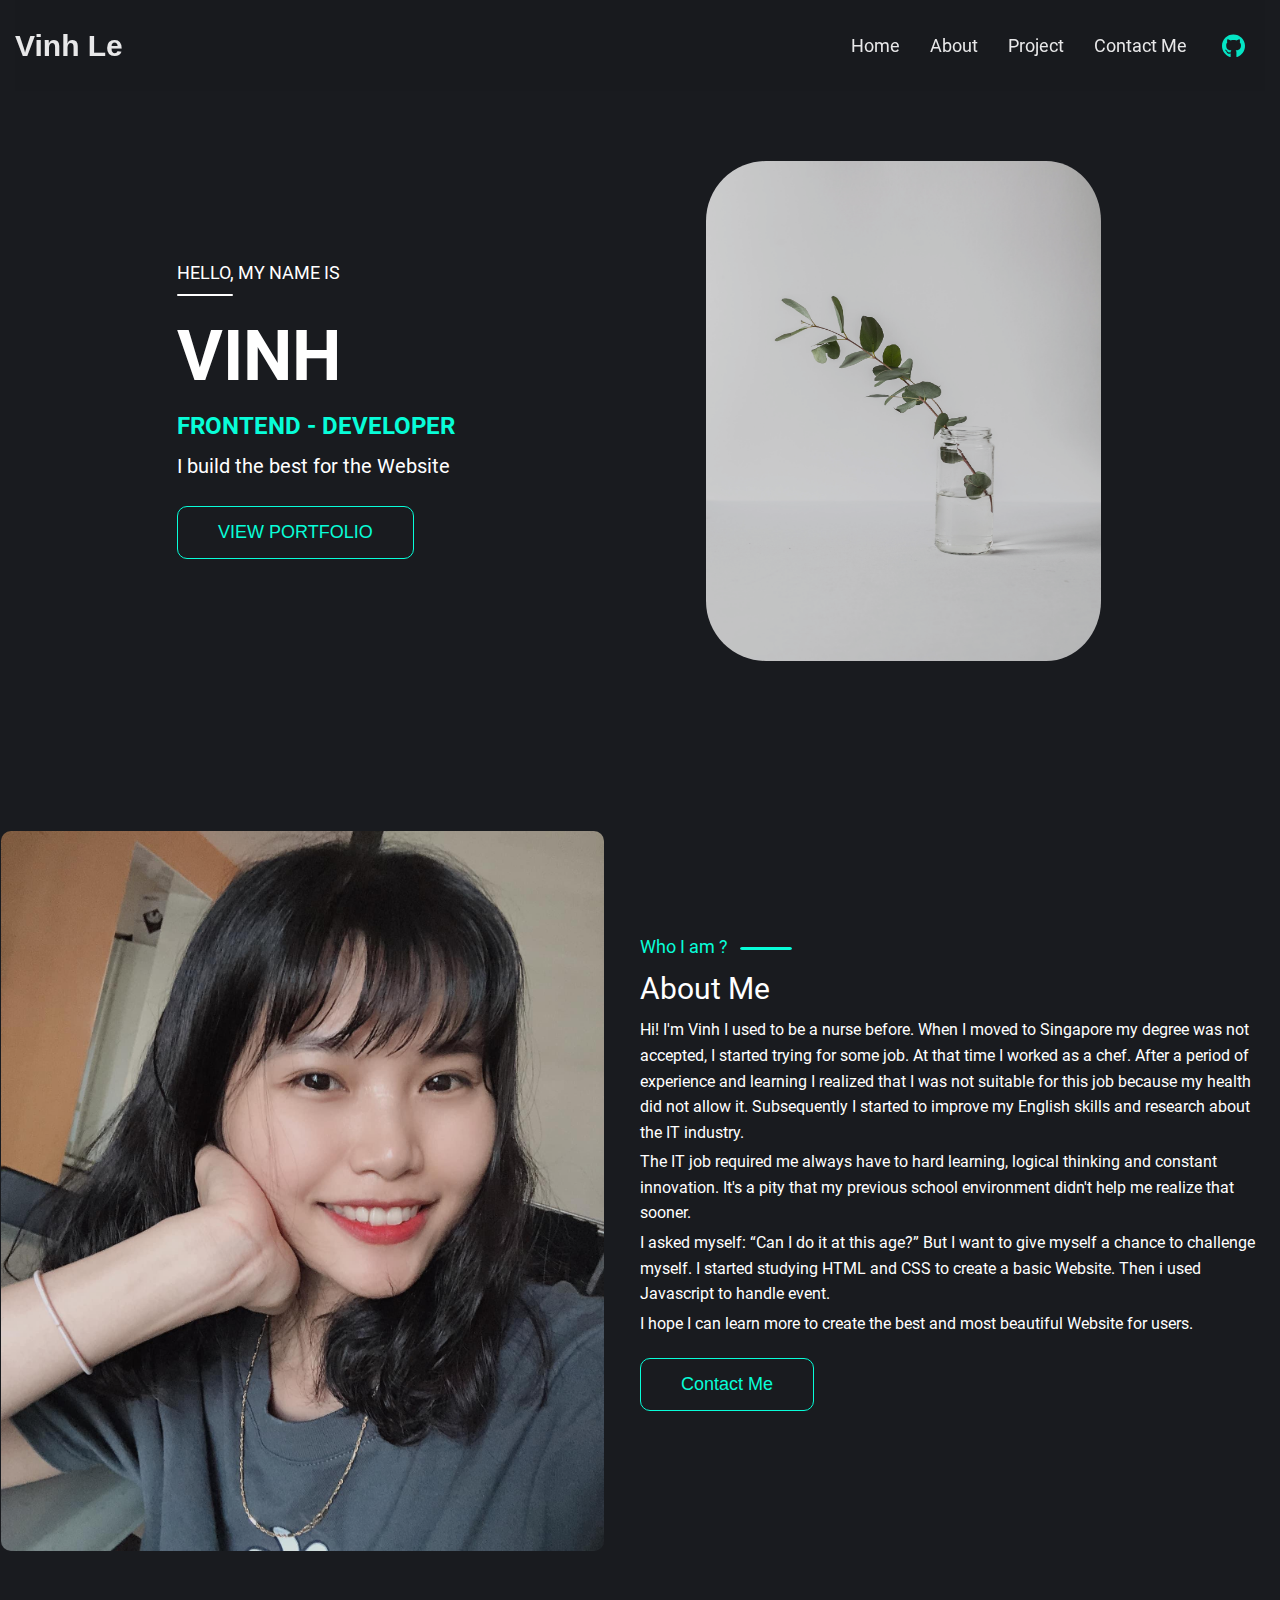
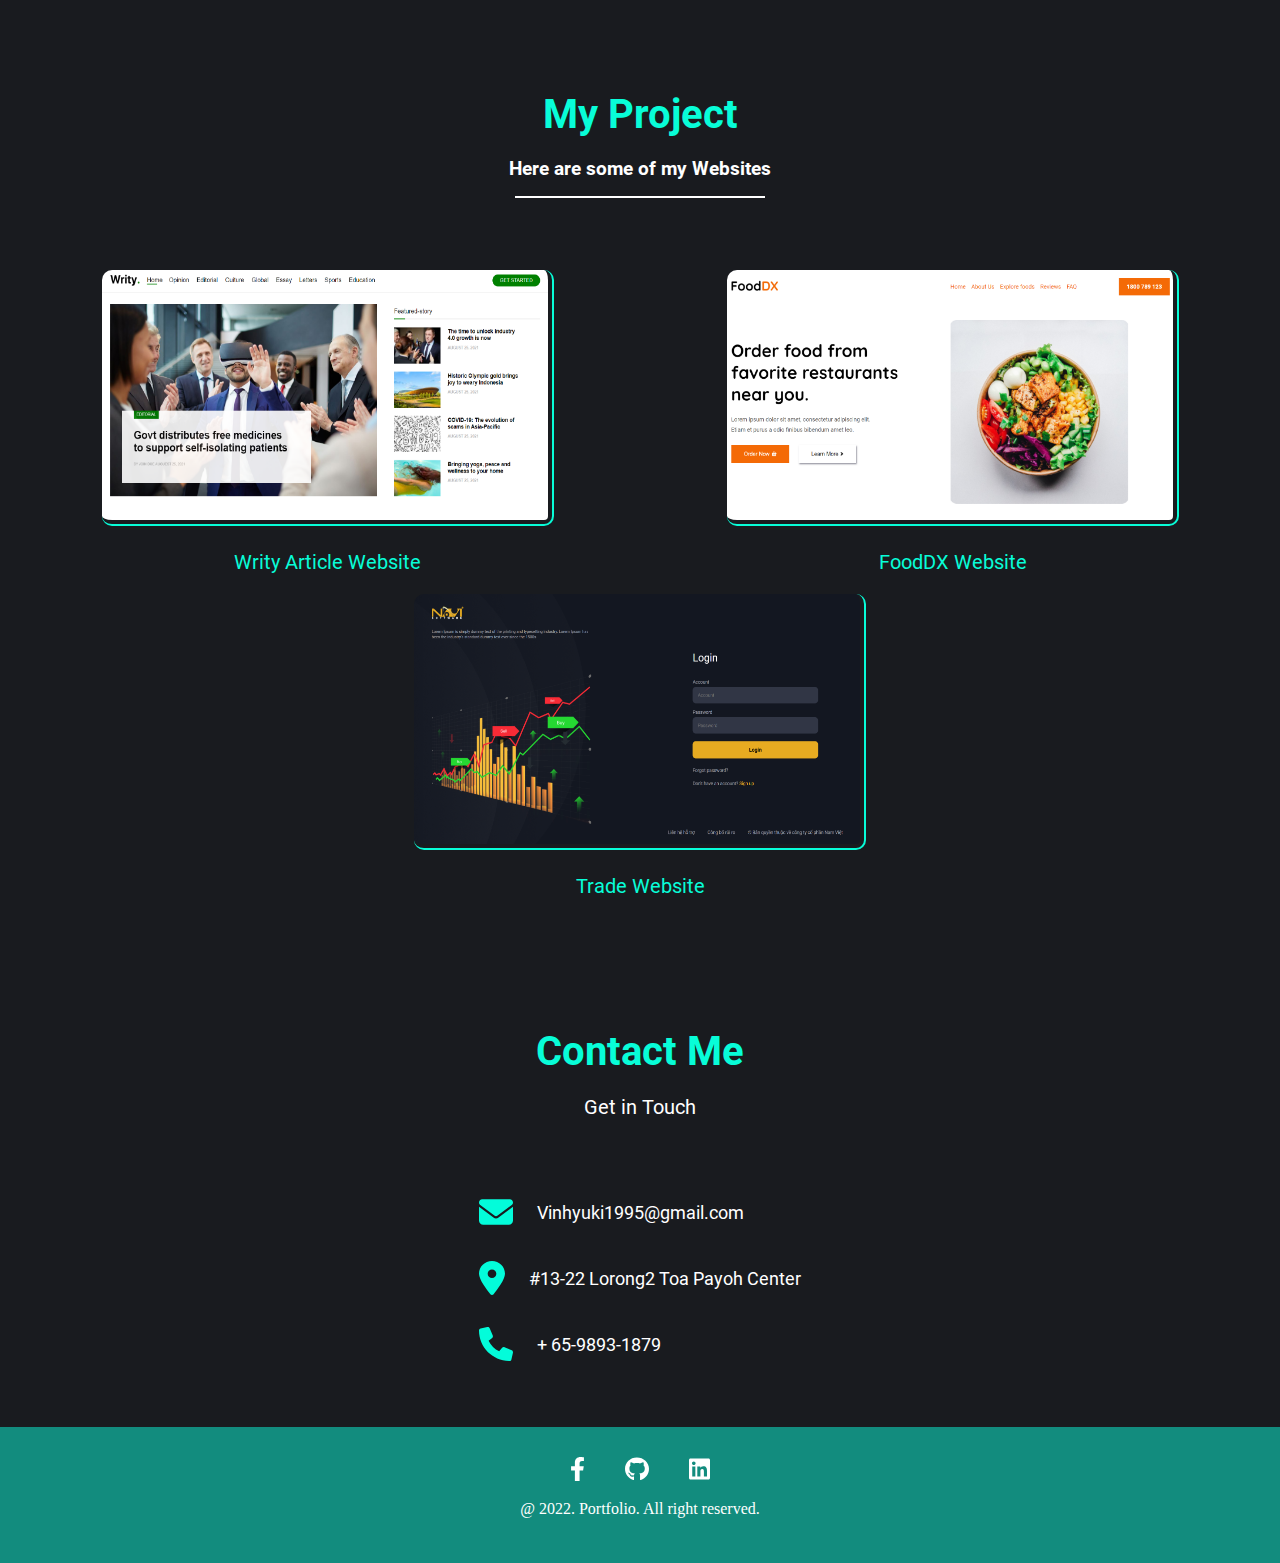
<file: index.html>
<!DOCTYPE html>
<html lang="en">
  <head>
    <meta charset="UTF-8" />
    <meta http-equiv="X-UA-Compatible" content="IE=edge" />
    <meta name="viewport" content="width=device-width, initial-scale=1.0" />
    <title>My portfolio</title>
    <link rel="stylesheet" href="./scss/myportfolio.css" />
    <link rel="stylesheet" href="./scss/stylesheet.css" />
    <link
      rel="stylesheet"
      href="https://cdnjs.cloudflare.com/ajax/libs/font-awesome/6.1.1/css/all.min.css"
      integrity="sha512-KfkfwYDsLkIlwQp6LFnl8zNdLGxu9YAA1QvwINks4PhcElQSvqcyVLLD9aMhXd13uQjoXtEKNosOWaZqXgel0g=="
      crossorigin="anonymous"
      referrerpolicy="no-referrer"
    />
  </head>
  <body>
    <div id="root">
      <div class="container">
        <div class="header__wrap">
          <div class="header__logo">Vinh Le</div>
          <div class="header__navigation">
            <ul class="navbar"></ul>
            <a href="https://github.com/vinhyuki95/myPortfolio">
              <img
                class="github__logo"
                src="img/footer/github-brand.svg"
                alt="github_logo"
              />
            </a>
            <a class="menuIcon__box" href="javascript:;">
              <img class="menu-icon" src="img/menu-icon.svg" alt="" />
            </a>
          </div>
        </div>
        <div id="tab-home" class="body__container">
          <div class="body__left"></div>
          <div class="body__right"></div>
        </div>
        <div id="tab-about" class="about__container">
          <div class="about__left"></div>
          <div class="about__right"></div>
        </div>
        <div id="tab-project" class="project__container"></div>
        <div class="contact__container"></div>
      </div>
    </div>
    <!-- <div id="root"></div> -->
    <script src="./js/main.js"></script>
  </body>
</html>
</file>
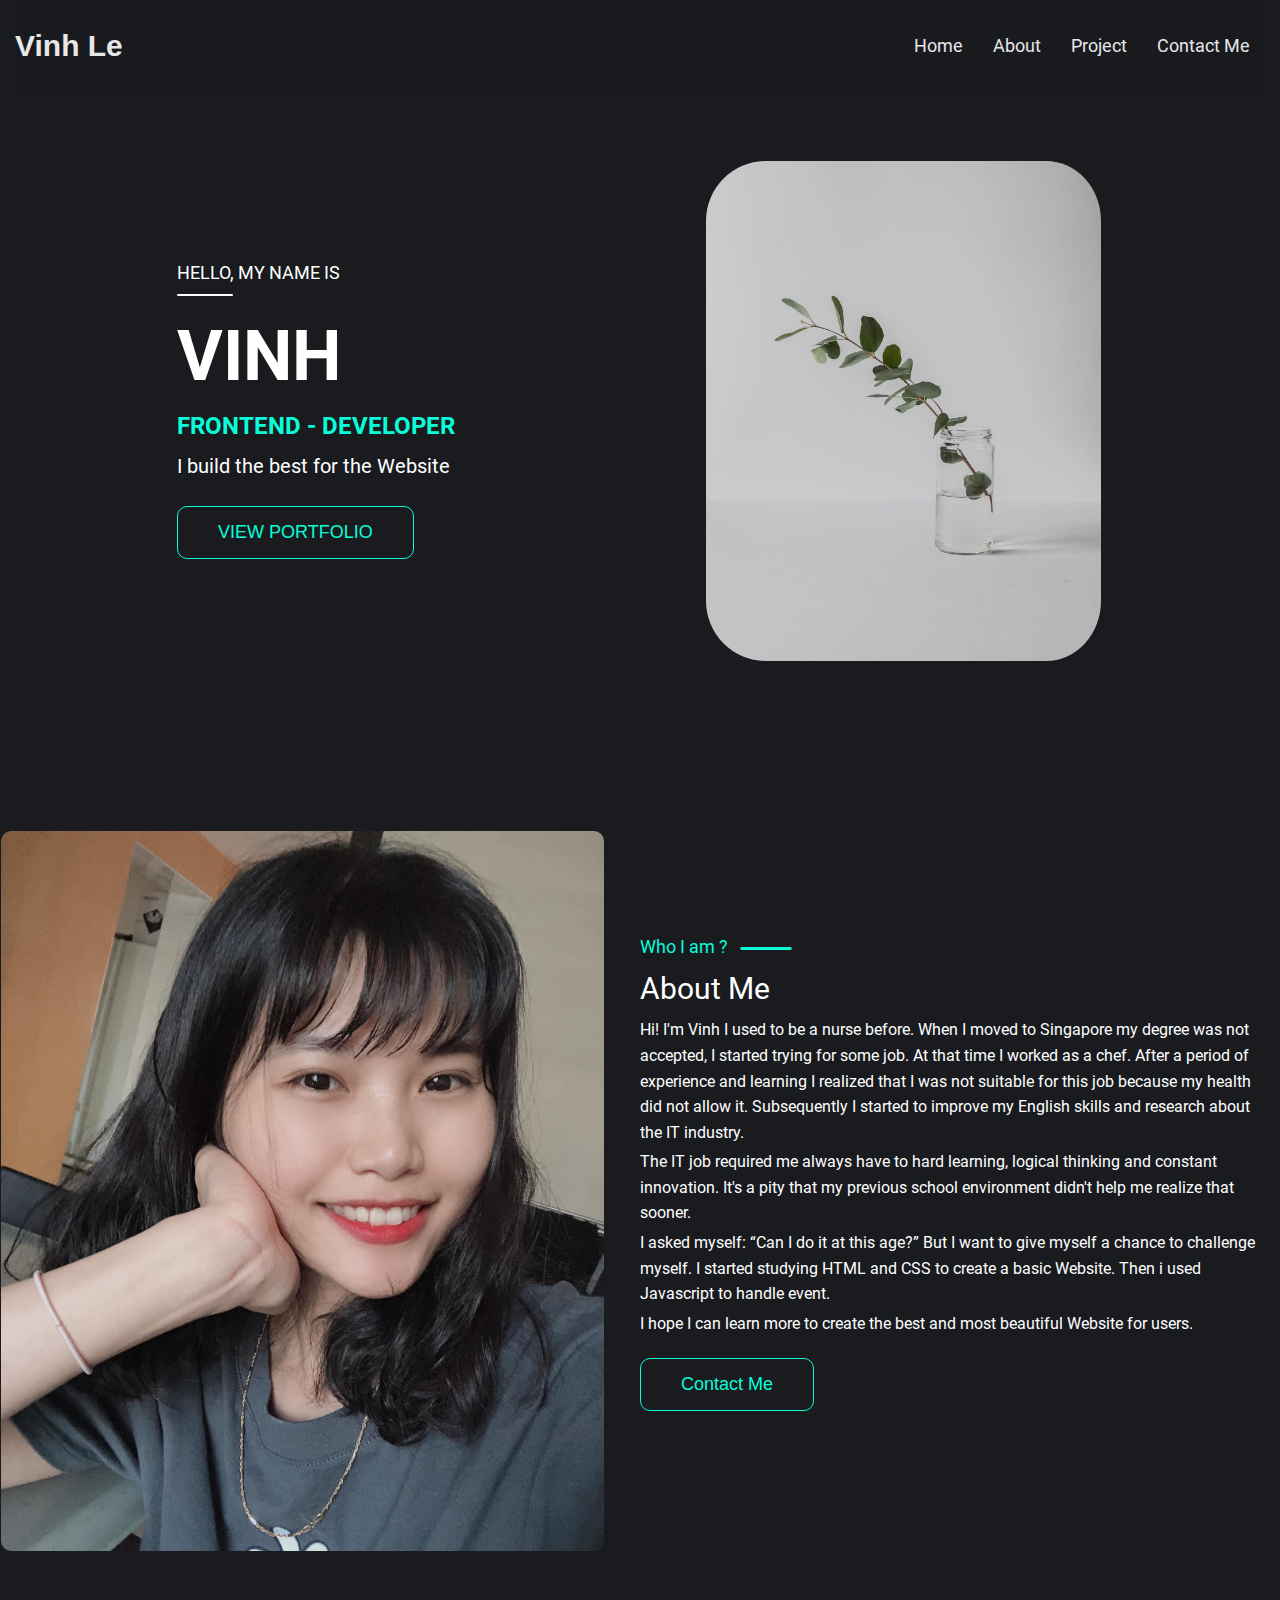
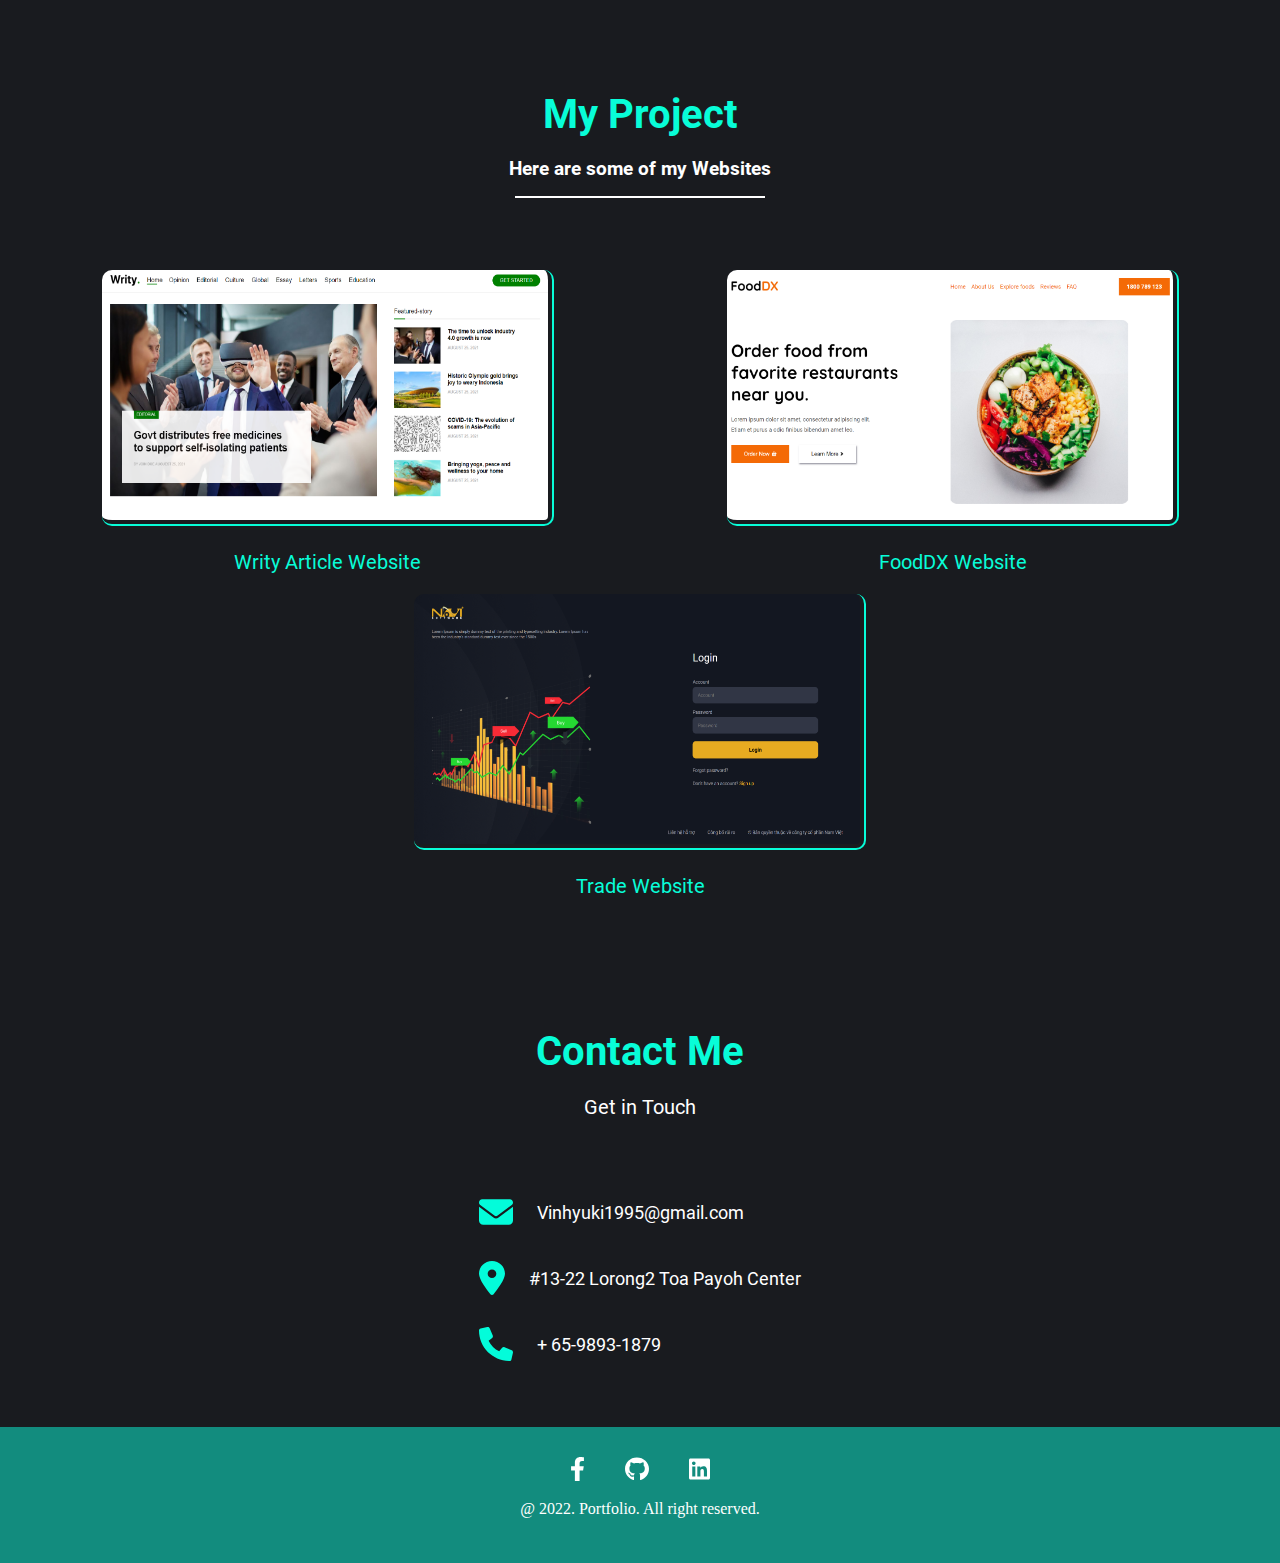
<file: myportfolio.html>
<!DOCTYPE html>
<html lang="en">
  <head>
    <meta charset="UTF-8" />
    <meta http-equiv="X-UA-Compatible" content="IE=edge" />
    <meta name="viewport" content="width=device-width, initial-scale=1.0" />
    <title>My portfolio</title>
    <link rel="stylesheet" href="./scss/myportfolio.css" />
    <link rel="stylesheet" href="./scss/stylesheet.css" />
    <link
      rel="stylesheet"
      href="https://cdnjs.cloudflare.com/ajax/libs/font-awesome/6.1.1/css/all.min.css"
      integrity="sha512-KfkfwYDsLkIlwQp6LFnl8zNdLGxu9YAA1QvwINks4PhcElQSvqcyVLLD9aMhXd13uQjoXtEKNosOWaZqXgel0g=="
      crossorigin="anonymous"
      referrerpolicy="no-referrer"
    />
  </head>
  <body>
    <div id="root">
      <div class="container">
        <div class="header__wrap">
          <div class="header__logo">Vinh Le</div>
          <div class="header__navigation">
            <ul class="navbar"></ul>
            <a href="javascript:;">
              <img
                class="global__logo"
                src="img/globe-solid.svg"
                alt="global-logo"
              />
            </a>
            <a class="menuIcon__box" href="javascript:;">
              <img class="menu-icon" src="img/menu-icon.svg" alt="" />
            </a>
          </div>
        </div>
        <div id="tab-home" class="body__container">
          <div class="body__left"></div>
          <div class="body__right"></div>
        </div>
        <div id="tab-about" class="about__container">
          <div class="about__left"></div>
          <div class="about__right"></div>
        </div>
        <div id="tab-project" class="project__container"></div>
        <div class="contact__container"></div>
      </div>
    </div>
    <!-- <div id="root"></div> -->
    <script src="./js/main.js"></script>
  </body>
</html>
</file>
<file: scss/myportfolio.css>
* {
  padding: 0px;
  margin: 0px;
  box-sizing: border-box; }

#root {
  margin: 0px auto;
  background-color: #191b1f;
  color: #ffff; }

.container {
  width: 100%;
  max-width: 1410px;
  padding: 0px 15px;
  position: ralative;
  margin: 0px auto; }

.header__wrap {
  width: 100%;
  display: flex;
  justify-content: space-between;
  align-items: center;
  position: sticky;
  left: 0;
  top: 0;
  background-color: #191b1f;
  opacity: 0.9;
  z-index: 1;
  color: #ffff; }
  .header__wrap .header__logo {
    font-size: 30px;
    font-weight: 700;
    font-family: sans-serif;
    cursor: pointer; }
  .header__wrap .header__navigation {
    display: flex; }
    .header__wrap .header__navigation .navbar {
      align-items: center;
      display: flex;
      padding: 35px 0px; }
      .header__wrap .header__navigation .navbar__item {
        list-style: none;
        padding: 0px 15px; }
        .header__wrap .header__navigation .navbar__item-link {
          text-decoration: none;
          font-size: 18px;
          font-family: "Roboto";
          color: #ffff;
          cursor: pointer; }
          .header__wrap .header__navigation .navbar__item-link a {
            text-decoration: none; }
        .header__wrap .header__navigation .navbar__item-link:hover {
          color: #0ff; }
    .header__wrap .header__navigation a {
      display: flex;
      justify-content: center;
      align-items: center; }
      .header__wrap .header__navigation a .github__logo {
        padding: 0px 20px;
        height: 24px;
        filter: invert(89%) sepia(58%) saturate(2647%) hue-rotate(89deg) brightness(101%) contrast(98%); }
    .header__wrap .header__navigation .menuIcon__box {
      display: none;
      justify-content: center;
      align-items: center; }
      .header__wrap .header__navigation .menuIcon__box img {
        height: 28px;
        filter: invert(100%) sepia(0%) saturate(2%) hue-rotate(254deg) brightness(103%) contrast(101%); }
  .header__wrap .sidebar__container {
    display: none; }

.body__container {
  display: flex;
  justify-content: center;
  align-items: center;
  padding-top: 60px; }

.body__left {
  width: 70%;
  display: flex;
  line-height: 32px;
  justify-content: center;
  align-items: center;
  padding-left: 70px; }

.information__content div {
  padding: 4px 0px;
  font-family: "Roboto";
  font-size: 17px; }
.information__content div:first-child {
  font-size: 18px;
  color: white;
  padding-bottom: 5px; }
.information__content div:nth-child(2) {
  width: 20%;
  height: 1px;
  border-bottom: 2px solid white;
  padding: 0px;
  margin-bottom: 40px;
  border-radius: 5px; }
.information__content div:nth-child(3) {
  font-family: "Roboto";
  font-weight: 700;
  font-size: 70px;
  margin-bottom: 30px; }
.information__content div:nth-child(4) {
  font-size: 24px;
  font-weight: 600;
  font-family: "Sacramento";
  text-transform: uppercase;
  font-family: "Roboto";
  color: #08fdd8; }
.information__content div:nth-child(5) {
  font-size: 20px; }

.btt_getInTouch,
.btt__contact {
  margin-top: 20px;
  padding: 15px 40px;
  outline: none;
  border: none;
  font-weight: 300;
  border-radius: 10px;
  font-size: 18px;
  font-family: sans-serif;
  cursor: pointer;
  background-color: #191b1f;
  border: 1px solid #08fdd8;
  color: #08fdd8;
  cursor: pointer; }

.btt_getInTouch:hover,
.btt__contact:hover {
  background-color: #252727; }

.body__right {
  display: flex;
  justify-content: center;
  align-items: center;
  width: 100%;
  padding: 0px; }
  .body__right img {
    background-repeat: no-repeat;
    height: 500px;
    width: 100%;
    max-width: 400px;
    margin-top: 10px;
    opacity: 0.8;
    border-radius: 60px;
    padding-right: 5px; }

.about__container {
  width: 100%;
  background-color: #191b1f;
  display: flex;
  justify-content: space-between;
  padding-top: 80px; }
  .about__container .about__left {
    margin-top: 50px;
    width: 46%;
    display: flex;
    justify-content: center;
    align-items: center;
    position: relative;
    height: calc(100vh - 100px); }
    .about__container .about__left img {
      height: 90%;
      border-radius: 10px; }
  .about__container .about__right {
    width: 50%;
    display: flex;
    flex-direction: column;
    justify-content: center;
    padding-top: 10px; }
    .about__container .about__right .about__content .about__item {
      padding: 2px 0px;
      font-family: "Roboto";
      line-height: 1.6; }

.about__content .about__item:first-child {
  position: relative;
  color: #08fdd8;
  font-size: 18px;
  font-family: "Quicksand"; }
.about__content .about__item:first-child::after {
  content: "";
  position: absolute;
  top: 50%;
  left: 100px;
  background-color: #08fdd8;
  width: 50px;
  border: 1px solid #08fdd8;
  height: 1px;
  border-radius: 5px; }
.about__content .about__item:nth-child(2) {
  font-size: 30px;
  font-weight: 400;
  font-family: "Playfair Display"; }

.project__container {
  background-color: #191b1f;
  color: white;
  padding: 100px 0px;
  position: relative; }

.project__container::before {
  content: "";
  height: 1px;
  width: 20%;
  top: 205px;
  left: 40%;
  border-top: 2px solid white;
  position: absolute;
  margin: 0 auto; }

.title__content,
h3 {
  font-family: "Roboto";
  text-align: center;
  color: #ffff; }

.title__content {
  font-size: 40px;
  font-weight: 700;
  padding-bottom: 20px;
  color: #08fdd8; }

.project__content {
  padding-top: 90px;
  display: flex;
  flex-direction: row;
  flex-wrap: wrap;
  justify-content: space-around; }

.menu-item-container {
  display: flex;
  flex-direction: column;
  color: white;
  position: relative; }

.item__img {
  height: 256px;
  width: 452px;
  border-radius: 10px;
  border-bottom: 2px solid #08fdd8;
  border-right: 2px solid #08fdd8;
  padding-right: 4px;
  padding-bottom: 4px; }

.item__name {
  font-family: "Roboto";
  text-align: center;
  font-size: 20px;
  color: #08fdd8;
  padding: 20px 0px;
  text-decoration: none; }

.menu-item-container:last-child .item__img {
  transition: 500ms; }

.contact__container {
  background-color: #191b1f; }
  .contact__container .contact__content {
    height: 80%;
    display: flex;
    flex-direction: column;
    align-items: center;
    font-family: "Roboto"; }

.contact__content .inner .title__item:first-child {
  font-size: 40px;
  color: #08fdd8;
  font-weight: 700; }
.contact__content .inner .title__item {
  padding: 10px 0px; }
.contact__content .inner .title__item:last-child {
  text-align: center;
  font-size: 20px; }

.flexBox {
  display: flex;
  flex-direction: row;
  width: 100%;
  padding-top: 50px;
  justify-content: center; }

.flexLeft {
  width: 100%;
  height: 100%;
  display: flex;
  flex-direction: column;
  align-items: center;
  justify-content: center; }
  .flexLeft .flexLeft__menu {
    width: 354px;
    padding: 16px;
    display: flex; }
    .flexLeft .flexLeft__menu .img__item {
      height: 34px;
      filter: invert(76%) sepia(78%) saturate(1453%) hue-rotate(110deg) brightness(105%) contrast(98%); }
    .flexLeft .flexLeft__menu .information__item {
      margin-left: 24px;
      display: flex;
      justify-content: center;
      align-items: center;
      font-size: 18px;
      text-decoration: none;
      color: #ffff; }

.flexRight {
  display: flex;
  flex-direction: column;
  align-items: center;
  width: 50%;
  display: none; }
  .flexRight input {
    cursor: pointer;
    margin-top: 20px;
    padding: 18px;
    width: 70%;
    border: none;
    outline: none;
    border-radius: 5px;
    font-size: 15px;
    border: 1px solid #ffff;
    background-color: #191b1f;
    color: white; }
  .flexRight input:hover {
    border: 1px solid #08fdd8; }
  .flexRight .btt__sentMessage {
    cursor: pointer;
    width: 150px;
    padding: 15px 20px;
    color: #ffff;
    background-color: #128c7e;
    outline: none;
    border: none;
    margin-top: 20px;
    border-radius: 5px; }

.footer {
  margin-top: 50px;
  padding: 30px 0px;
  height: 20%;
  display: flex;
  flex-direction: column;
  justify-content: center;
  align-items: center;
  background-color: #128c7e; }
  .footer .brand__logo .logo__img {
    cursor: pointer;
    height: 24px;
    padding: 0px 20px;
    filter: invert(100%) sepia(0%) saturate(2%) hue-rotate(254deg) brightness(103%) contrast(101%); }
  .footer .text__port {
    padding: 15px 0px; }

@media only screen and (max-width: 992px) {
  .about__container about__left img {
    height: 80%; }

  .header__wrap {
    padding: 30px 0px; }

  .btt_getInTouch {
    margin-left: 26px; }

  .body__container {
    padding: 0px; }
    .body__container .body__right {
      display: none; }
    .body__container .body__left {
      padding: 100px 0px; }

  .information__content div {
    text-align: center; }

  .information__content div:nth-child(2) {
    display: none; }

  .information__content div:nth-child(3) {
    margin: 30px 0px; }

  .about__container {
    flex-direction: column;
    justify-content: center;
    align-items: center;
    padding-top: 0; }
    .about__container .about__right {
      width: 80%; }

  .item__name {
    padding: 20px 0px 40px 0px; }

  .project__container {
    padding: 80px 0px 40px 0px; }

  .flexBox {
    padding-top: 40px; }

  .about__container .about__left {
    margin: 0px; }

  .flexBox {
    flex-direction: column;
    align-items: center; }
    .flexBox .flexRight {
      width: 70%; }

  .flexRight input {
    width: 400px; } }
@media only screen and (max-width: 768px) {
  .btt_getInTouch {
    margin-left: 40px;
    padding: 15px 20px; }

  .about__container .about__left img {
    height: 80%; }

  .header__wrap .header__logo {
    font-size: 23px;
    color: #08fdd8; }
  .header__wrap .header__navigation .navbar {
    display: none; }
  .header__wrap .header__navigation .menuIcon__box {
    display: block; }
  .header__wrap .sidebar__container {
    display: block;
    position: fixed;
    background-color: #191b1f;
    height: calc(100vh - 77px);
    top: 80px;
    left: -100%;
    width: -100%;
    padding-top: 90px;
    transition: left 500ms; }
    .header__wrap .sidebar__container .navbar__item {
      text-decoration: none;
      color: #08fdd8;
      font-size: 20px;
      padding: 20px 0px;
      text-align: center; }
    .header__wrap .sidebar__container .navbar__item:hover {
      background-color: #363737; }

  .sidebar__container.active {
    width: 100%;
    left: 0;
    display: flex;
    flex-direction: column; }

  .body__right img {
    height: 352px;
    width: 74%; }

  .flexBox .flexLeft .flexLeft__menu .img__item {
    height: 24px; } }
@media only screen and (max-width: 640px) {
  .body__container .body__left {
    padding: 60px 0px; }

  .information__content div:nth-child(3) {
    font-size: 60px; }

  .about__container .about__left img {
    height: 75%; }
  .about__container .about__right {
    padding: 0px; }

  .information__content div:nth-child(4) {
    font-size: 22px; }

  .information__content div:nth-child(3) {
    margin: 25px 0px; }

  .information__content div:nth-child(5) {
    font-size: 18px; }

  .about__content {
    display: flex;
    flex-direction: column;
    align-items: center; }
    .about__content .about__item:first-child {
      margin-right: 41px; }
    .about__content .about__item:nth-child(2) {
      margin-bottom: 14px; }

  .btt__contact {
    margin-top: 18px;
    padding: 12px 40px; }

  .btt_getInTouch {
    font-size: 17px; }

  .title__content {
    font-size: 34px; }

  .contact__content .inner .title__item:first-child {
    font-size: 34px; }

  .flexBox {
    padding: 0px; }

  .item__img {
    height: 218px;
    width: 392px; }

  .flexLeft {
    margin-top: 60px; } }
@media only screen and (max-width: 480px) {
  .about__container .about__left img {
    height: 70%; }

  .header__wrap .header__logo {
    font-size: 21px; }

  .information__content div:nth-child(3) {
    font-size: 50px;
    margin: 18px 0px; }
  .information__content div:nth-child(4) {
    font-size: 18px; }

  .flexRight input {
    width: 318px; }

  .flexBox .flexLeft .flexLeft__menu {
    width: 350px; }

  .item__img {
    height: 180px;
    width: 329px; }

  .title__content {
    font-size: 29px; } }
@media only screen and (max-width: 375px) {
  .body__container .body__left {
    height: calc(100vh - 170px); }

  .about__container .about__left img {
    height: 60%; }

  .title__content h3 {
    font-size: 15px; }

  .item__img {
    height: 168px;
    width: 310px; }

  .about__content .about__item:nth-child(2) {
    font-size: 24px; }

  .title__content {
    font-size: 24px; }

  h3 {
    font-size: 17px; }

  .project__container::before {
    display: none; }

  .item__name {
    font-size: 18px; }

  .project__container {
    padding: 90px 0px 0px; }

  .project__content {
    padding-top: 62px; }

  .contact__content .inner .title__item:first-child {
    font-size: 28px; }

  .flexLeft .flexLeft__menu .information__item {
    margin-left: 20px;
    font-size: 16px; }

  .flexRight input {
    width: 285px; }

  .flexBox .flexLeft .flexLeft__menu {
    width: 318px; }

  .body__left {
    width: 100%; }

  .btt_getInTouch {
    margin-top: 30px;
    font-size: 14px; } }

/*# sourceMappingURL=myportfolio.css.map */
</file>
<file: scss/stylesheet.css>
@font-face {
  font-family: "Sacramento";
  src: url("../fonts/Sacramento-Regular.woff2") format("woff2"),
    url("../fonts/Sacramento-Regular.woff") format("woff");
  font-weight: normal;
  font-style: normal;
  font-display: swap;
}

@font-face {
  font-family: "Roboto";
  src: url("../fonts/Roboto-Bold.woff2") format("woff2"),
    url("../fonts/Roboto-Bold.woff") format("woff");
  font-weight: bold;
  font-style: normal;
  font-display: swap;
}

@font-face {
  font-family: "Roboto";
  src: url("../fonts/Roboto-Black.woff2") format("woff2"),
    url("../fonts/Roboto-Black.woff") format("woff");
  font-weight: 900;
  font-style: normal;
  font-display: swap;
}

@font-face {
  font-family: "Roboto";
  src: url("../fonts/Roboto-Light.woff2") format("woff2"),
    url("../fonts/Roboto-Light.woff") format("woff");
  font-weight: 300;
  font-style: normal;
  font-display: swap;
}

@font-face {
  font-family: "Roboto";
  src: url("../fonts/Roboto-Medium.woff2") format("woff2"),
    url("../fonts/Roboto-Medium.woff") format("woff");
  font-weight: 500;
  font-style: normal;
  font-display: swap;
}

@font-face {
  font-family: "Roboto";
  src: url("../fonts/Roboto-Regular.woff2") format("woff2"),
    url("../fonts/Roboto-Regular.woff") format("woff");
  font-weight: normal;
  font-style: normal;
  font-display: swap;
}

@font-face {
  font-family: "Roboto";
  src: url("../fonts/Roboto-Thin.woff2") format("woff2"),
    url("../fonts/Roboto-Thin.woff") format("woff");
  font-weight: 100;
  font-style: normal;
  font-display: swap;
}

@font-face {
  font-family: "NanumGothicExtraBold";
  src: url("../../fonts/NanumGothicExtraBold.woff2") format("woff2"),
    url("../../fonts/NanumGothicExtraBold.woff") format("woff");
  font-weight: bold;
  font-style: normal;
  font-display: swap;
}

@font-face {
  font-family: "NanumGothic";
  src: url("../../fonts/NanumGothicBold.woff2") format("woff2"),
    url("../../fonts/NanumGothicBold.woff") format("woff");
  font-weight: bold;
  font-style: normal;
  font-display: swap;
}

@font-face {
  font-family: "NanumGothic";
  src: url("../../fonts/NanumGothic.woff2") format("woff2"),
    url("../../fonts/NanumGothic.woff") format("woff");
  font-weight: normal;
  font-style: normal;
  font-display: swap;
}
</file>
